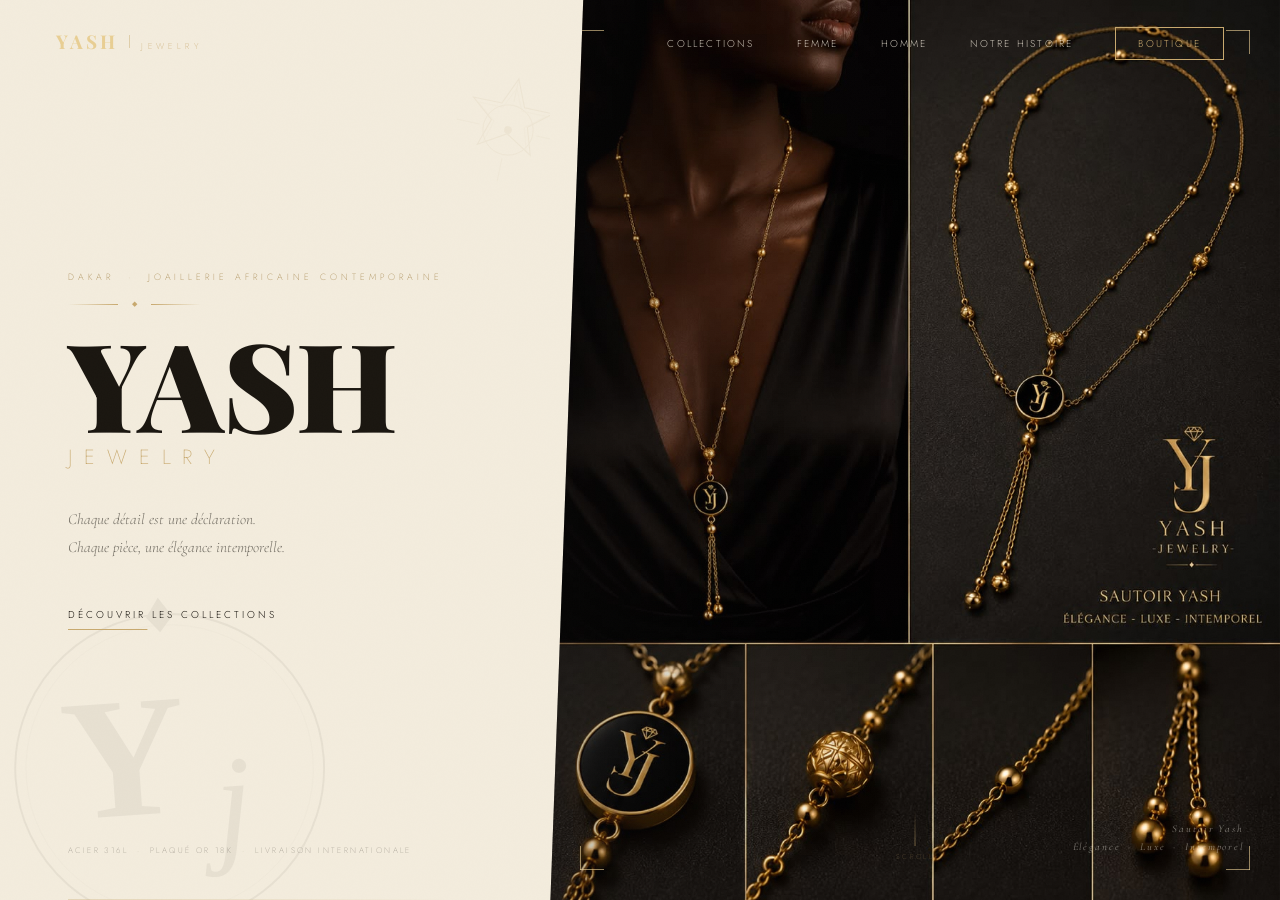
<file: hero.html>
<!DOCTYPE html>
<html lang="fr">
<head>
  <meta charset="UTF-8">
  <meta name="viewport" content="width=device-width, initial-scale=1.0">
  <title>YASH JEWELRY — Every Detail Matters</title>
  <link rel="preconnect" href="https://fonts.googleapis.com">
  <link rel="preconnect" href="https://fonts.gstatic.com" crossorigin>
  <link href="https://fonts.googleapis.com/css2?family=Playfair+Display:ital,wght@0,400;0,700;0,900;1,400&family=Cormorant+Garamond:ital,wght@1,300;1,400;1,500&family=Jost:wght@200;300;400&display=swap" rel="stylesheet">

  <style>
    /* ================================================
       YASH JEWELRY — Hero Showcase
       Direction Artistique : luxe africain contemporain
       Split éditorial asymétrique / sans template
       ================================================ */

    :root {
      --cream:       #F3ECDD;
      --cream-2:     #EAE1CC;
      --ink:         #1A1610;
      --gold:        #C8A96E;
      --gold-light:  #E8CE93;
      --gold-deep:   #9C7A3C;
      --noir:        #0D0D0D;
      --blanc:       #F7F2E7;
      --muted:       rgba(26, 22, 16, 0.42);
    }

    *, *::before, *::after {
      margin: 0; padding: 0; box-sizing: border-box;
    }

    html { scroll-behavior: smooth; }

    body {
      background: var(--cream);
      color: var(--ink);
      font-family: 'Jost', sans-serif;
      overflow-x: hidden;
    }

    /* Grain — qualité papier imprimé */
    body::after {
      content: '';
      position: fixed;
      inset: 0;
      pointer-events: none;
      z-index: 9998;
      opacity: 0.32;
      background-image: url("data:image/svg+xml,%3Csvg xmlns='http://www.w3.org/2000/svg' width='200' height='200'%3E%3Cfilter id='n'%3E%3CfeTurbulence type='fractalNoise' baseFrequency='0.72' numOctaves='4' stitchTiles='stitch'/%3E%3C/filter%3E%3Crect width='200' height='200' filter='url(%23n)' opacity='0.05'/%3E%3C/svg%3E");
    }


    /* ─────────────────────────────────────────
       NAVIGATION
    ───────────────────────────────────────── */
    .nav {
      position: fixed;
      top: 0; left: 0; right: 0;
      z-index: 200;
      padding: 30px 56px;
      display: flex;
      align-items: center;
      justify-content: space-between;
      transition: padding 0.45s ease, background 0.45s ease, border-color 0.45s ease;
      border-bottom: 1px solid transparent;
    }

    .nav.scrolled {
      padding: 18px 56px;
      background: rgba(243, 236, 221, 0.96);
      backdrop-filter: blur(8px);
      -webkit-backdrop-filter: blur(8px);
      border-bottom-color: rgba(200, 169, 110, 0.18);
    }

    /* Brand */
    .nav-brand {
      display: flex;
      align-items: baseline;
      gap: 11px;
      text-decoration: none;
    }

    .nav-brand-name {
      font-family: 'Playfair Display', serif;
      font-weight: 700;
      font-size: 19px;
      letter-spacing: 0.16em;
      color: var(--gold-light);
      transition: color 0.45s ease;
      line-height: 1;
    }

    .nav.scrolled .nav-brand-name { color: var(--ink); }

    .nav-brand-sep {
      width: 1px;
      height: 13px;
      background: var(--gold);
      opacity: 0.45;
      flex-shrink: 0;
      align-self: center;
    }

    .nav-brand-sub {
      font-family: 'Jost', sans-serif;
      font-weight: 200;
      font-size: 8.5px;
      letter-spacing: 0.52em;
      text-transform: uppercase;
      color: var(--gold);
      transition: color 0.45s ease;
      line-height: 1;
    }

    .nav.scrolled .nav-brand-sub { color: var(--gold-deep); }

    /* Links */
    .nav-menu {
      display: flex;
      align-items: center;
      gap: 42px;
      list-style: none;
    }

    .nav-menu a {
      font-family: 'Jost', sans-serif;
      font-weight: 300;
      font-size: 10px;
      letter-spacing: 0.22em;
      text-transform: uppercase;
      color: rgba(243, 236, 221, 0.78);
      text-decoration: none;
      position: relative;
      transition: color 0.3s ease;
    }

    .nav.scrolled .nav-menu a { color: var(--muted); }

    .nav-menu a:not(.nav-boutique)::after {
      content: '';
      position: absolute;
      bottom: -2px; left: 0; right: 0;
      height: 1px;
      background: var(--gold);
      transform: scaleX(0);
      transform-origin: left;
      transition: transform 0.4s ease;
    }

    .nav-menu a:hover::after { transform: scaleX(1); }
    .nav-menu a:hover { color: var(--gold-light) !important; }
    .nav.scrolled .nav-menu a:hover { color: var(--gold) !important; }

    .nav-boutique {
      border: 1px solid var(--gold);
      padding: 8px 22px;
      color: var(--gold) !important;
      transition: background 0.35s ease, color 0.35s ease;
    }

    .nav-boutique:hover {
      background: var(--gold) !important;
      color: var(--noir) !important;
    }

    .nav-toggle {
      display: none;
      flex-direction: column;
      gap: 5px;
      background: none;
      border: none;
      cursor: pointer;
      padding: 4px;
    }

    .nav-toggle span {
      display: block;
      width: 22px;
      height: 1px;
      background: var(--gold-light);
      transition: background 0.45s ease;
    }

    .nav.scrolled .nav-toggle span { background: var(--ink); }


    /* ─────────────────────────────────────────
       HERO — Split éditorial
    ───────────────────────────────────────── */
    .hero {
      position: relative;
      height: 100vh;
      min-height: 680px;
      display: grid;
      grid-template-columns: 43% 57%;
      overflow: hidden;
    }


    /* ── Panel gauche : crème éditorial ── */
    .hero-left {
      position: relative;
      background: var(--cream);
      display: flex;
      flex-direction: column;
      justify-content: center;
      padding: 0 48px 0 68px;
      z-index: 2;
      overflow: hidden;
    }

    /* Rosette arabesque — coin supérieur droit */
    /* Mon ajout DA : motif géométrique ouest-africain, très discret */
    .hero-ornament {
      position: absolute;
      top: 72px;
      right: -16px;
      width: 116px;
      height: 116px;
      opacity: 0.058;
      pointer-events: none;
      transform: rotate(12deg);
    }

    /* YJ Monogramme filigrane — fond du panel */
    .hero-filigrane {
      position: absolute;
      bottom: -12%;
      left: -10%;
      width: 82%;
      opacity: 0.05;
      pointer-events: none;
      transform: rotate(-4deg);
    }

    /* Thin line bas du panel gauche — séparateur signature */
    .hero-left::after {
      content: '';
      position: absolute;
      bottom: 0; left: 68px; right: 0;
      height: 1px;
      background: linear-gradient(to right, var(--gold) 0%, transparent 80%);
      opacity: 0.35;
    }

    /* Eyebrow */
    .hero-eyebrow {
      font-family: 'Jost', sans-serif;
      font-weight: 200;
      font-size: 9px;
      letter-spacing: 0.44em;
      text-transform: uppercase;
      color: var(--gold-deep);
      margin-bottom: 18px;

      opacity: 0;
      animation: revealUp 0.9s 0.12s cubic-bezier(0.22, 1, 0.36, 1) forwards;
    }

    /* ── ◆ ── */
    .hero-divider {
      display: flex;
      align-items: center;
      gap: 14px;
      margin-bottom: 20px;

      opacity: 0;
      animation: revealUp 0.9s 0.26s cubic-bezier(0.22, 1, 0.36, 1) forwards;
    }

    .divider-rule {
      flex: 0 0 50px;
      height: 1px;
      background: linear-gradient(to right, transparent, var(--gold));
    }

    .divider-rule.rev {
      background: linear-gradient(to left, transparent, var(--gold));
    }

    .divider-gem {
      font-size: 7px;
      color: var(--gold);
      line-height: 1;
    }

    /* YASH */
    .hero-title {
      font-family: 'Playfair Display', serif;
      font-weight: 900;
      font-size: clamp(88px, 9.6vw, 152px);
      line-height: 0.88;
      letter-spacing: -0.01em;
      color: var(--ink);
      margin-bottom: 6px;

      opacity: 0;
      animation: revealUp 1s 0.38s cubic-bezier(0.22, 1, 0.36, 1) forwards;
    }

    /* JEWELRY */
    .hero-subtitle {
      font-family: 'Jost', sans-serif;
      font-weight: 200;
      font-size: clamp(14px, 1.6vw, 24px);
      letter-spacing: 0.58em;
      text-transform: uppercase;
      color: var(--gold);
      margin-bottom: 34px;

      opacity: 0;
      animation: revealUp 1s 0.52s cubic-bezier(0.22, 1, 0.36, 1) forwards;
    }

    /* Cormorant tagline */
    .hero-tagline {
      font-family: 'Cormorant Garamond', serif;
      font-style: italic;
      font-weight: 300;
      font-size: clamp(13.5px, 1.2vw, 17.5px);
      line-height: 1.78;
      color: rgba(26, 22, 16, 0.58);
      max-width: 310px;
      margin-bottom: 46px;

      opacity: 0;
      animation: revealUp 1s 0.66s cubic-bezier(0.22, 1, 0.36, 1) forwards;
    }

    /* CTA */
    .hero-cta {
      display: inline-flex;
      flex-direction: column;
      gap: 7px;
      text-decoration: none;
      align-self: flex-start;

      opacity: 0;
      animation: revealUp 1s 0.80s cubic-bezier(0.22, 1, 0.36, 1) forwards;
    }

    .hero-cta-label {
      font-family: 'Jost', sans-serif;
      font-weight: 300;
      font-size: 10px;
      letter-spacing: 0.3em;
      text-transform: uppercase;
      color: var(--ink);
      transition: color 0.35s ease;
    }

    .hero-cta-bar {
      height: 1px;
      background: var(--gold);
      transform-origin: left;
      transform: scaleX(0.38);
      transition: transform 0.6s cubic-bezier(0.22, 1, 0.36, 1);
    }

    .hero-cta:hover .hero-cta-bar { transform: scaleX(1); }
    .hero-cta:hover .hero-cta-label { color: var(--gold-deep); }

    /* Meta bas gauche */
    .hero-meta {
      position: absolute;
      bottom: 44px;
      left: 68px;

      opacity: 0;
      animation: revealFade 1s 1.1s forwards;
    }

    .hero-meta p {
      font-family: 'Jost', sans-serif;
      font-weight: 200;
      font-size: 8px;
      letter-spacing: 0.3em;
      text-transform: uppercase;
      color: var(--muted);
    }


    /* ── Panel droit : image ── */
    .hero-right {
      position: relative;
      overflow: hidden;
      /* Coupe diagonale sur le bord gauche — casse la grille droite */
      clip-path: polygon(4.5% 0, 100% 0, 100% 100%, 0 100%);
    }

    .hero-image {
      position: absolute;
      inset: 0;
      width: 100%;
      height: 100%;
      object-fit: cover;
      /* Focus sur le portrait de la femme — haut-gauche du composite */
      object-position: 8% 2%;
      transform: scale(1.05);
      animation: imageReveal 2.4s 0s cubic-bezier(0.22, 1, 0.36, 1) forwards;
    }

    /* Vignette gauche — transition douce crème → image */
    .hero-right::before {
      content: '';
      position: absolute;
      inset: 0;
      background: linear-gradient(
        to right,
        rgba(20, 18, 16, 0.28) 0%,
        rgba(20, 18, 16, 0.06) 30%,
        transparent 55%
      );
      z-index: 1;
      pointer-events: none;
    }

    /* Cadres d'angle — motif catalogue */
    .hero-frames {
      position: absolute;
      inset: 30px;
      z-index: 2;
      pointer-events: none;

      opacity: 0;
      animation: revealFade 1.2s 1.3s forwards;
    }

    .frame-corner {
      position: absolute;
      width: 24px;
      height: 24px;
    }

    .frame-corner::before,
    .frame-corner::after {
      content: '';
      position: absolute;
      background: var(--gold-light);
      opacity: 0.62;
    }

    /* horizontal */
    .frame-corner::before { width: 100%; height: 1px; top: 0; left: 0; }
    /* vertical */
    .frame-corner::after  { width: 1px; height: 100%; top: 0; left: 0; }

    .frame-corner.tl { top: 0; left: 0; }
    .frame-corner.tr { top: 0; right: 0; transform: scaleX(-1); }
    .frame-corner.bl { bottom: 0; left: 0; transform: scaleY(-1); }
    .frame-corner.br { bottom: 0; right: 0; transform: scale(-1); }

    /* Légende image */
    .hero-caption {
      position: absolute;
      bottom: 44px;
      right: 36px;
      z-index: 3;
      text-align: right;

      opacity: 0;
      animation: revealFade 1s 1.65s forwards;
    }

    .hero-caption p {
      font-family: 'Cormorant Garamond', serif;
      font-style: italic;
      font-size: 10.5px;
      letter-spacing: 0.18em;
      color: rgba(247, 242, 231, 0.48);
      line-height: 1.7;
    }

    /* Indicateur scroll */
    .scroll-cue {
      position: absolute;
      bottom: 38px;
      left: 50%;
      transform: translateX(-50%);
      z-index: 3;
      display: flex;
      flex-direction: column;
      align-items: center;
      gap: 6px;

      opacity: 0;
      animation: revealFade 1s 1.9s forwards;
    }

    .scroll-cue-line {
      width: 1px;
      height: 36px;
      background: linear-gradient(to bottom, transparent, rgba(200, 169, 110, 0.55));
      animation: scrollPulse 2.4s 1.9s ease-in-out infinite;
    }

    .scroll-cue-text {
      font-family: 'Jost', sans-serif;
      font-weight: 200;
      font-size: 7px;
      letter-spacing: 0.38em;
      text-transform: uppercase;
      color: rgba(200, 169, 110, 0.45);
    }


    /* ─────────────────────────────────────────
       KEYFRAMES
    ───────────────────────────────────────── */
    @keyframes revealUp {
      from { opacity: 0; transform: translateY(16px); }
      to   { opacity: 1; transform: translateY(0); }
    }

    @keyframes revealFade {
      from { opacity: 0; }
      to   { opacity: 1; }
    }

    @keyframes imageReveal {
      from { transform: scale(1.05); }
      to   { transform: scale(1.0); }
    }

    @keyframes scrollPulse {
      0%, 100% { opacity: 0.38; transform: translateY(0); }
      55%       { opacity: 0.85; transform: translateY(5px); }
    }


    /* ─────────────────────────────────────────
       RESPONSIVE
    ───────────────────────────────────────── */
    @media (max-width: 960px) {
      .nav { padding: 22px 28px; }
      .nav.scrolled { padding: 15px 28px; }
      .nav-menu { display: none; }
      .nav-toggle { display: flex; }

      .hero {
        grid-template-columns: 1fr;
        grid-template-rows: 54vh 1fr;
        height: auto;
        min-height: 100svh;
      }

      .hero-right {
        order: -1;
        clip-path: none;
      }

      .hero-left {
        padding: 48px 28px 80px;
        justify-content: flex-start;
      }

      .hero-left::after { left: 28px; }

      .hero-title {
        font-size: clamp(76px, 21vw, 108px);
      }

      .hero-subtitle {
        font-size: 13.5px;
        letter-spacing: 0.44em;
      }

      .hero-tagline {
        max-width: 100%;
        font-size: 15px;
      }

      .hero-meta {
        left: 28px;
        bottom: 28px;
      }

      .hero-ornament { display: none; }
    }

    @media (max-width: 480px) {
      .hero-title { font-size: 68px; }
      .hero-subtitle { font-size: 12px; letter-spacing: 0.36em; }
      .hero-tagline { font-size: 14px; }
    }

  </style>
</head>
<body>


<!-- ═══════════════════════════════════════
     NAVIGATION
═══════════════════════════════════════ -->
<nav class="nav" id="nav">
  <a href="#" class="nav-brand">
    <span class="nav-brand-name">YASH</span>
    <span class="nav-brand-sep"></span>
    <span class="nav-brand-sub">Jewelry</span>
  </a>

  <ul class="nav-menu">
    <li><a href="#">Collections</a></li>
    <li><a href="#">Femme</a></li>
    <li><a href="#">Homme</a></li>
    <li><a href="#">Notre Histoire</a></li>
    <li><a href="#" class="nav-boutique">Boutique</a></li>
  </ul>

  <button class="nav-toggle" aria-label="Ouvrir le menu" id="navToggle">
    <span></span><span></span><span></span>
  </button>
</nav>


<!-- ═══════════════════════════════════════
     HERO
═══════════════════════════════════════ -->
<section class="hero">

  <!-- ─── Panel gauche : crème ─── -->
  <div class="hero-left">

    <!--
      Rosette géométrique — ornement DA signature.
      Inspirée des motifs des pendentifs YJ (chapelet, chaîne de taille).
      Représente le "luxe africain" sans être kitch : une signature
      subtile posée une fois, réutilisée sur tout le site.
    -->
    <svg class="hero-ornament" viewBox="0 0 120 120" fill="none" xmlns="http://www.w3.org/2000/svg" aria-hidden="true">
      <polygon points="60,6 72,34 102,34 79,53 88,81 60,64 32,81 41,53 18,34 48,34"
               stroke="#9C7A3C" stroke-width="1.1" fill="none"/>
      <polygon points="60,16 70,38 96,38 76,54 83,78 60,64 37,78 44,54 24,38 50,38"
               stroke="#9C7A3C" stroke-width="0.55" fill="none" opacity="0.6"/>
      <circle cx="60" cy="60" r="26" stroke="#9C7A3C" stroke-width="0.8" fill="none"/>
      <circle cx="60" cy="60" r="4" fill="#9C7A3C"/>
      <line x1="60" y1="30" x2="60" y2="6"   stroke="#9C7A3C" stroke-width="0.55"/>
      <line x1="60" y1="90" x2="60" y2="114" stroke="#9C7A3C" stroke-width="0.55"/>
      <line x1="6"  y1="60" x2="30" y2="60"  stroke="#9C7A3C" stroke-width="0.55"/>
      <line x1="90" y1="60" x2="114" y2="60" stroke="#9C7A3C" stroke-width="0.55"/>
    </svg>

    <!-- Monogramme YJ en filigrane — fond de panel -->
    <svg class="hero-filigrane" viewBox="0 0 380 380" fill="none" xmlns="http://www.w3.org/2000/svg" aria-hidden="true">
      <circle cx="190" cy="178" r="130" stroke="#1A1610" stroke-width="1.6" fill="none"/>
      <circle cx="190" cy="178" r="121" stroke="#1A1610" stroke-width="0.4" fill="none" opacity="0.5"/>
      <!-- Losange sommet -->
      <polygon points="190,34 201,50 190,63 179,50" fill="#1A1610"/>
      <!-- Y -->
      <text x="100" y="215" font-family="Georgia,serif" font-size="145" font-weight="700" fill="#1A1610">Y</text>
      <!-- j -->
      <text x="226" y="248" font-family="Georgia,serif" font-size="112" font-weight="400" font-style="italic" fill="#1A1610">j</text>
    </svg>

    <!-- Eyebrow -->
    <p class="hero-eyebrow">Dakar &nbsp;·&nbsp; Joaillerie Africaine Contemporaine</p>

    <!-- ── ◆ ── -->
    <div class="hero-divider">
      <span class="divider-rule"></span>
      <span class="divider-gem">◆</span>
      <span class="divider-rule rev"></span>
    </div>

    <!-- YASH -->
    <h1 class="hero-title">YASH</h1>

    <!-- JEWELRY -->
    <p class="hero-subtitle">Jewelry</p>

    <!-- Cormorant tagline -->
    <p class="hero-tagline">
      Chaque détail est une déclaration.<br>
      Chaque pièce, une élégance intemporelle.
    </p>

    <!-- CTA -->
    <a href="#" class="hero-cta">
      <span class="hero-cta-label">Découvrir les Collections</span>
      <span class="hero-cta-bar"></span>
    </a>

    <!-- Garanties bas de panel -->
    <div class="hero-meta">
      <p>Acier 316L &nbsp;·&nbsp; Plaqué Or 18K &nbsp;·&nbsp; Livraison Internationale</p>
    </div>

  </div><!-- /.hero-left -->


  <!-- ─── Panel droit : image ─── -->
  <div class="hero-right">

    <img
      class="hero-image"
      src="assets/WhatsApp%20Image%202026-07-08%20at%204.02.47%20PM.jpeg"
      alt="Sautoir Yash porté — Élégance, Luxe, Intemporel"
      loading="eager"
    >

    <!-- Cadres d'angle dorés — motif tiré du catalogue -->
    <div class="hero-frames" aria-hidden="true">
      <div class="frame-corner tl"></div>
      <div class="frame-corner tr"></div>
      <div class="frame-corner bl"></div>
      <div class="frame-corner br"></div>
    </div>

    <!-- Légende discrète -->
    <div class="hero-caption">
      <p>Sautoir Yash<br>Élégance &nbsp;·&nbsp; Luxe &nbsp;·&nbsp; Intemporel</p>
    </div>

    <!-- Indicateur scroll -->
    <div class="scroll-cue" aria-hidden="true">
      <div class="scroll-cue-line"></div>
      <span class="scroll-cue-text">Scroll</span>
    </div>

  </div><!-- /.hero-right -->

</section>


<script>
  /* Nav : transition au scroll */
  const nav = document.getElementById('nav');
  window.addEventListener('scroll', () => {
    nav.classList.toggle('scrolled', window.scrollY > 48);
  }, { passive: true });

  /* Parallax subtil sur l'image hero — profondeur éditoriale */
  const heroImg = document.querySelector('.hero-image');
  if (heroImg && window.matchMedia('(min-width: 960px)').matches) {
    window.addEventListener('scroll', () => {
      const y = window.scrollY;
      if (y < window.innerHeight) {
        heroImg.style.transform = `scale(1) translateY(${y * 0.1}px)`;
      }
    }, { passive: true });
  }
</script>

</body>
</html>
</file>
